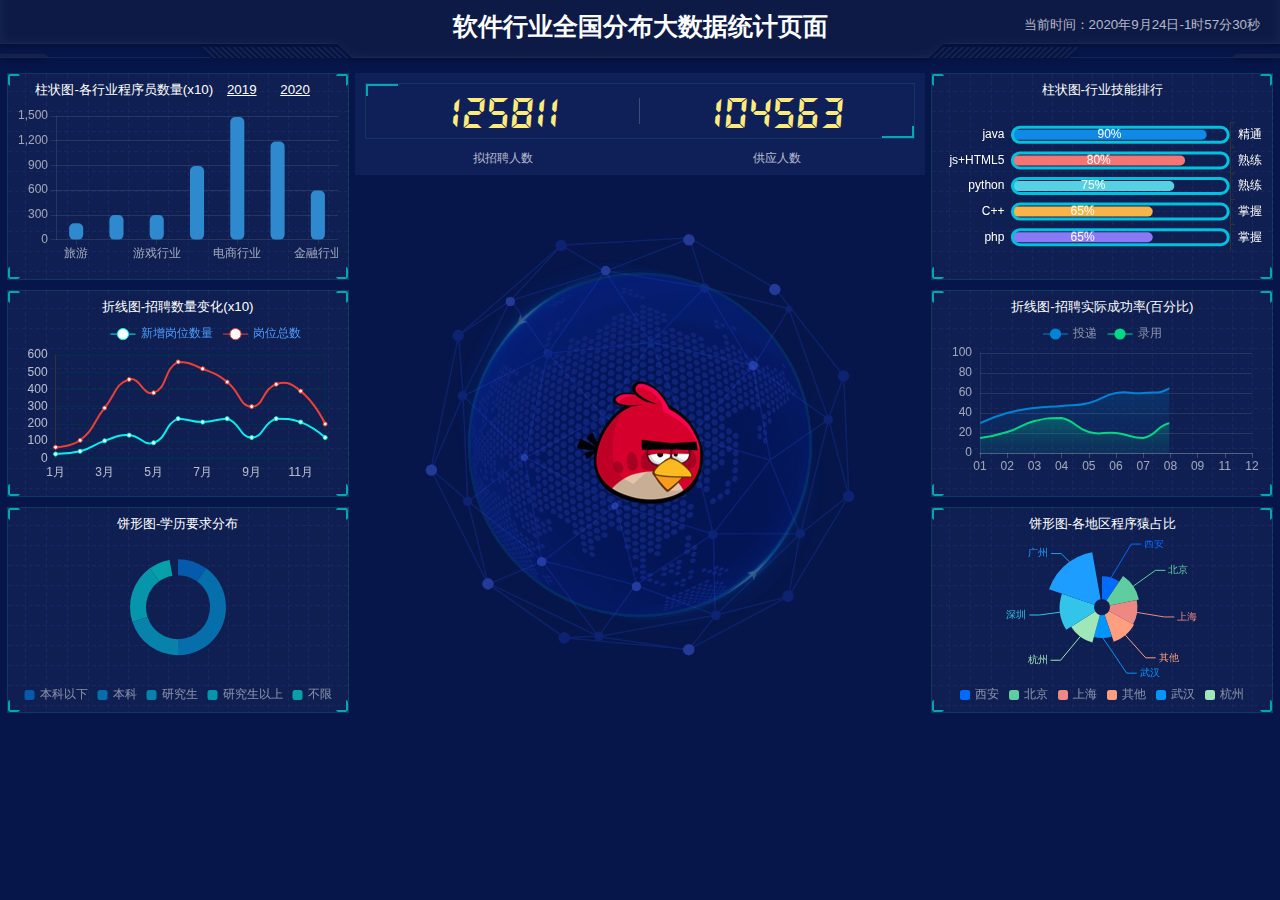
<file: index.html>
﻿<!DOCTYPE html>
<html lang="en">

<head>
    <meta charset="UTF-8" />
    <meta name="viewport" content="width=device-width, initial-scale=1.0" />
    <title>软件行业全国分布大数据统计页面 www.bootstrapmb.com</title>
    <link rel="stylesheet" href="css/index.css" />
    <style type="css">
        
    </style>
</head>

<body>
    
    <header>
        <h1>软件行业全国分布大数据统计页面</h1>
        <div class="showTime">当前时间：2020年9月<span></span></div>
    </header>
    <section class="mainbox">
        <div class="column">
            <div class="panel bar">
                <h2>
                    柱状图-各行业程序员数量(x10) <a href="javascript:;">2019</a>
                    <a href="javacript:;"> 2020</a>
                </h2>
                <div class="chart"></div>
                <div class="panel-footer"></div>
            </div>
            <div class="panel line">
                <h2>折线图-招聘数量变化(x10)</h2>
                <div class="chart"></div>
                <div class="panel-footer"></div>
            </div>
            <div class="panel pie">
                <h2>饼形图-学历要求分布</h2>
                <div class="chart"></div>
                <div class="panel-footer"></div>
            </div>
        </div>
        <div class="column">
            <div class="no">
                <div class="no-hd">
                    <ul>
                        <li>125811</li>
                        <li>104563</li>
                    </ul>
                </div>
                <div class="no-bd">
                    <ul>
                        <li>拟招聘人数</li>
                        <li>供应人数</li>
                    </ul>
                </div>
            </div>
            <div class="map">
                <div class="chart"></div>
                <div class="center-in-center">
                    <a href="/12/index.html"><img src="/images/bird.png"></a></div>
                <div class="map1"></div>
                <div class="map2"></div>
                <div class="map3"></div>
            </div>
        </div>
        <div class="column">
            <div class="panel bar1">
                <h2>柱状图-行业技能排行</h2>
                <div class="chart"></div>
                <div class="panel-footer"></div>
            </div>
            <div class="panel line1">
                <h2>折线图-招聘实际成功率(百分比)</h2>
                <div class="chart"></div>
                <div class="panel-footer"></div>
            </div>
            <div class="panel pie1">
                <h2>饼形图-各地区程序猿占比</h2>
                <div class="chart"></div>
                <div class="panel-footer"></div>
            </div>
        </div>
    </section>

    <script src="js/flexible.js"></script>
    <script src="js/echarts.min.js"></script>
    <script src="js/index.js"></script>
    <script src="js/china.js"></script>
    <script src="js/myMap.js"></script>

    <script>
        (function (fn) {
            fn();
            setInterval(fn, 1000);
        })(function () {
            var dt = new Date();
            document.querySelector(".showTime span").innerHTML =
              dt.getDate() + "日-" +
              dt.getHours() + "时" +
              dt.getMinutes() + "分" +
              dt.getSeconds() + "秒";
        });
    </script>
</body>
</html>
</file>
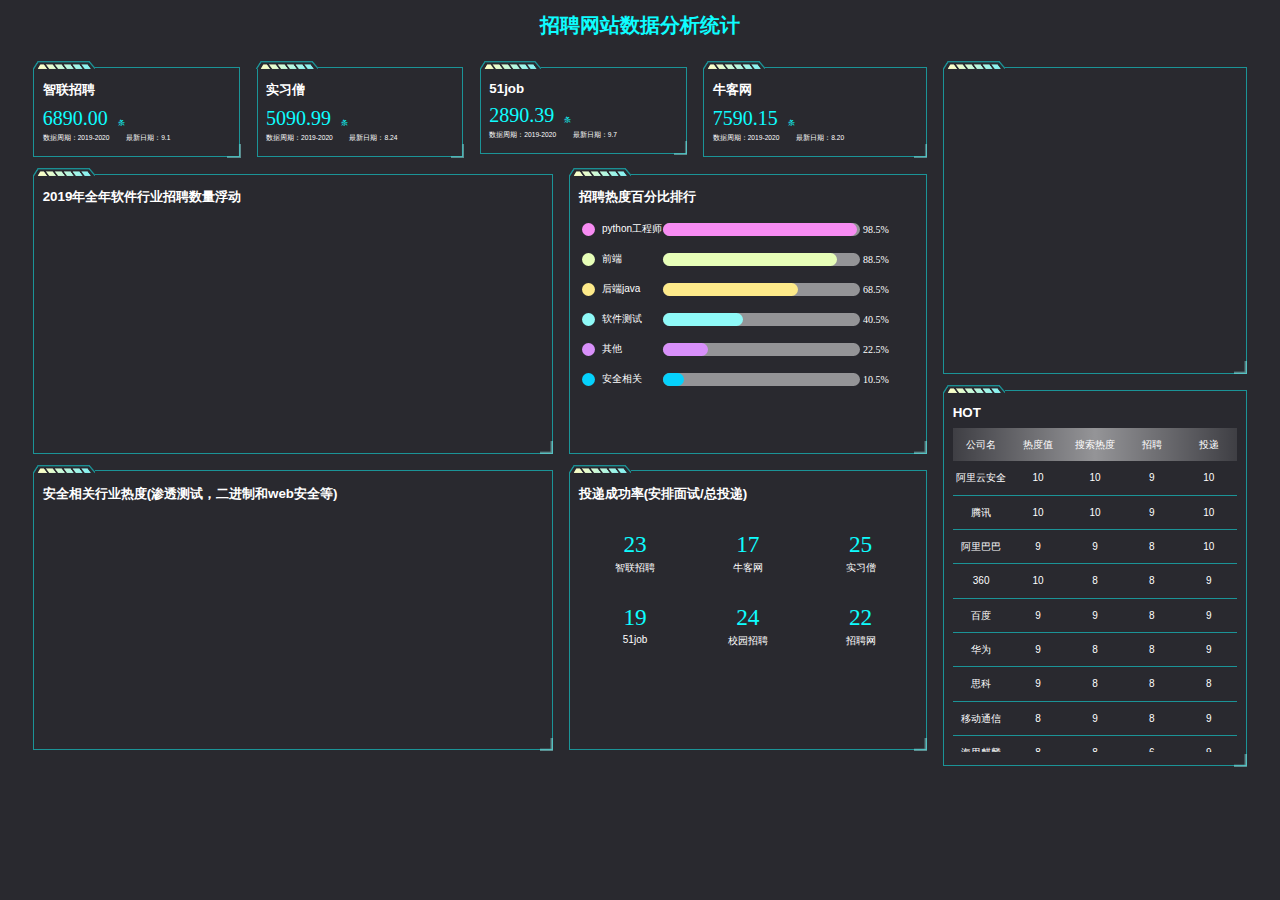
<file: 12/index.html>
<!doctype html>
<html>
<head>
<!doctype html>
<html>
<head>
<meta charset="utf-8">
<meta name="description" content="">
<meta name="keywords" content="">
<meta name="viewport" content="width=device-width, initial-scale=1, maximum-scale=1, user-scalable=no">
<title>招聘网站数据分析统计</title>
<link type="text/css" href="css/public.css" rel="stylesheet">
<link type="text/css" href="css/index.css" rel="stylesheet">
<script type="text/javascript">
        document.documentElement.style.fontSize = document.documentElement.clientWidth /768*100 + 'px';
</script>

<script src="https://www.jq22.com/jquery/echarts-4.2.1.min.js"></script>
</head>
<style>
.abc{ 

}

</style>

<body>
<div class="bg">
	<div class="title">招聘网站数据分析统计</div>
    <div class="leftMain">
    	<div class="leftMain_top">
        	<div class="leftMain_topIn">
            	<ul>
                	<li>
                        <div class="liIn">
                            <h3>智联招聘</h3>
                            <p class="shu"><span class="shu1">6890.00</span><i>条</i></p>
                            <div class="zi"><span class="span1">数据周期：2019-2020</span><span>最新日期：9.1</span></div>
                            <span class="border_bg_leftTop"></span>
                            <span class="border_bg_rightTop"></span>
                            <span class="border_bg_leftBottom"></span>
                            <span class="border_bg_rightBottom"></span>
                        </div>
                    </li>
                	<li>
                        <div class="liIn">
                            <h3>实习僧</h3>
                            <p class="shu"><span class="shu2">5090.99</span><i>条</i></p>
                            <div class="zi"><span class="span1">数据周期：2019-2020</span><span>最新日期：8.24</span></div>
                            <span class="border_bg_leftTop"></span>
                            <span class="border_bg_rightTop"></span>
                            <span class="border_bg_leftBottom"></span>
                            <span class="border_bg_rightBottom"></span>
                        </div>
                    </li>
                	<li>
                        <div class="liIn">
                            <h3>51job</h3>
                            <p class="shu"><span class="shu3">2890.39</span><i>条</i></p>
                            <div class="zi"><span class="span1">数据周期：2019-2020</span><span>最新日期：9.7</span></div>
                            <span class="border_bg_leftTop"></span>
                            <span class="border_bg_rightTop"></span>
                            <span class="border_bg_leftBottom"></span>
                            <span class="border_bg_rightBottom"></span>
                        </div>
                    </li>
                	<li>
                        <div class="liIn">
                            <h3>牛客网</h3>
                            <p class="shu"><span class="shu4">7590.15</span><i>条</i></p>
                            <div class="zi"><span class="span1">数据周期：2019-2020</span><span>最新日期：8.20</span></div>
                            <span class="border_bg_leftTop"></span>
                            <span class="border_bg_rightTop"></span>
                            <span class="border_bg_leftBottom"></span>
                            <span class="border_bg_rightBottom"></span>
                        </div>
                    </li>
                </ul>
            </div>
        </div>
        <div class="leftMain_middle">
        	<div class="leftMain_middle_left">
            	<div class="leftMain_middle_leftIn">
                	<h3>2019年全年软件行业招聘数量浮动</h3>
                    <!-- 为ECharts准备一个具备大小（宽高）的Dom -->
                    <div class="biaoge" style="width:100%; height:25vh" id="chartmain"></div>
                    <script type="text/javascript">
					//window.onload = function () {
								//指定图表的配置项和数据
								var dataAxis = ['1日', '2日', '3日', '4日', '5日', '6日', '7日', '8日', '9日', '10日', '11日', '12日', '13日', '14日', '15日'];
								var data = [220, 182, 191, 234, 290, 330, 310, 123, 442, 321, 90, 149, 210, 122, 200];
								var yMax = 500;
								var dataShadow = [];
								
								for (var i = 0; i < data.length; i++) {
									dataShadow.push(yMax);
								}
								
								option = {
									title: {
										text: '',
										subtext: ''
									},
									grid:{
										x:40,
										y:40,
										x2:20,
										y2:20,
										
									},
									xAxis: {
										data: dataAxis,
										axisLabel: {
											/*inside: true,*/
											interval:0,
											textStyle: {
												color: '#fff',
												fontSize: 12
												
											}
										},
										axisTick: {
											show: false,
										},
										axisLine: {
											show: true,
											symbol:['none', 'arrow'],
											symbolOffset: 12,
											lineStyle:{
												color: '#fff',
											}
										},
										z: 10
									},
									yAxis: {
										type: 'value',
										name: '单位：(x10)条',
										axisLine: {
											show: true,
											symbol: ['none', 'arrow'],
											symbolOffset: 12,
											lineStyle:{
												color: '#fff',
											}
										},
										axisTick: {
											show: false
										},
										axisLabel: {
											textStyle: {
												color: '#fff',
												fontSize: 12
											}
										}
									},

									dataZoom: [
										{
											type: 'inside'
										}
									],
									series: [
										{ // For shadow
											type: 'bar',
											itemStyle: {
												color: 'rgba(0,0,0,0.05)'
											},
											barGap: '-100%',
											barCategoryGap: '40%',
											data: dataShadow,
											animation: false
										},
										{
											type: 'bar',
											itemStyle: {
												color: new echarts.graphic.LinearGradient(
													0, 0, 0, 1,
													[
														{offset: 0, color: '#0efdff'},
														{offset: 0.5, color: '#188df0'},
														{offset: 1, color: '#188df0'}
													]
												)
											},
											emphasis: {
												itemStyle: {
													color: new echarts.graphic.LinearGradient(
														0, 0, 0, 1,
														[
															{offset: 0, color: '#2378f7'},
															{offset: 0.7, color: '#2378f7'},
															{offset: 1, color: '#0efdff'}
														]
													)
												}
											},
											data: data
										}
									]
								};
								
								// Enable data zoom when user click bar.
								/*var zoomSize = 6;
								myChart.on('click', function (params) {
									console.log(dataAxis[Math.max(params.dataIndex - zoomSize / 2, 0)]);
									myChart.dispatchAction({
										type: 'dataZoom',
										startValue: dataAxis[Math.max(params.dataIndex - zoomSize / 2, 0)],
										endValue: dataAxis[Math.min(params.dataIndex + zoomSize / 2, data.length - 1)]
									});
								});*/
							
								//获取dom容器
								var myChart = echarts.init(document.getElementById('chartmain'));
								// 使用刚指定的配置项和数据显示图表。
								myChart.setOption(option);
						//};
					</script>
                    <span class="border_bg_leftTop"></span>
                    <span class="border_bg_rightTop"></span>
                    <span class="border_bg_leftBottom"></span>
                    <span class="border_bg_rightBottom"></span>
                </div>
            </div>
        	<div class="leftMain_middle_right">
            	<div class="leftMain_middle_rightIn">
                	<h3>招聘热度百分比排行</h3>
                    <div class="biaoge biaoge_pai" style="width:100%; height:25vh">
                    	<div class="biaoge_paiIn">
                        	<ul>
                            	<li>
                                	<div class="liIn">
                                    	<div class="liIn_left"><span class="bot"></span><span class="zi">python工程师</span></div>
                                        <div class="liIn_line"><div class="line_lineIn" style="width:98.5%;"></div></div>
                                        <p class="num">98.5%</p>
                                    </div>
                                </li>
                             	<li>
                                	<div class="liIn liIn2">
                                    	<div class="liIn_left"><span class="bot"></span><span class="zi">前端</span></div>
                                        <div class="liIn_line"><div class="line_lineIn" style="width:88.5%;"></div></div>
                                        <p class="num">88.5%</p>
                                    </div>
                                </li>
                            	<li>
                                	<div class="liIn liIn3">
                                    	<div class="liIn_left"><span class="bot"></span><span class="zi">后端java</span></div>
                                        <div class="liIn_line"><div class="line_lineIn" style="width:68.5%;"></div></div>
                                        <p class="num">68.5%</p>
                                    </div>
                                </li>
                            	<li>
                                	<div class="liIn liIn4">
                                    	<div class="liIn_left"><span class="bot"></span><span class="zi">软件测试</span></div>
                                        <div class="liIn_line"><div class="line_lineIn" style="width:40.5%;"></div></div>
                                        <p class="num">40.5%</p>
                                    </div>
                                </li>
                            	<li>
                                	<div class="liIn liIn5">
                                    	<div class="liIn_left"><span class="bot"></span><span class="zi">其他</span></div>
                                        <div class="liIn_line"><div class="line_lineIn" style="width:22.5%;"></div></div>
                                        <p class="num">22.5%</p>
                                    </div>
                                </li>
                            	<li>
                                	<div class="liIn liIn6">
                                    	<div class="liIn_left"><span class="bot"></span><span class="zi">安全相关</span></div>
                                        <div class="liIn_line"><div class="line_lineIn" style="width:10.5%;"></div></div>
                                        <p class="num">10.5%</p>
                                    </div>
                                </li>
                           </ul>
                        </div>
                    </div>
                    <span class="border_bg_leftTop"></span>
                    <span class="border_bg_rightTop"></span>
                    <span class="border_bg_leftBottom"></span>
                    <span class="border_bg_rightBottom"></span>
                </div>
            </div>
        </div>
        <div class="leftMain_middle">
        	<div class="leftMain_middle_left">
            	<div class="leftMain_middle_leftIn">
                	<h3>安全相关行业热度(渗透测试，二进制和web安全等)</h3>
                    <div class="biaoge" style="width:100%; height:25vh" id="chartmain_zhe"></div>
                    <script type="text/javascript">
					//window.onload = function (){
								//指定图表的配置项和数据
								
					option = {
						title: {
							text: ''
						},
						tooltip: {
							trigger: 'axis'
						},
						legend: {
							textStyle: {
								color: '#fff',
								fontSize: 12,
							},
							right:'10%',
							data: ['2019', '2020']
						},
						grid:{
								x:40,
								y:40,
								x2:20,
								y2:20,
							},
						toolbox: {
							feature: {
								//saveAsImage: {}
							}
						},
						xAxis: {
							type: 'category',
							boundaryGap: false,
							axisLabel: {
											/*inside: true,*/
											interval:0,
											textStyle: {
												color: '#fff',
												fontSize: 12
												
											}
										},
										axisTick: {
											show: false,
										},
										axisLine: {
											show: true,
											symbol:['none', 'arrow'],
											symbolOffset: 12,
											lineStyle:{
												color: '#fff',
											}
										},
							data: ['智联招聘', '实习僧', '校园招聘', '51job', '牛客网'	, '58', 'BOSS']
						},
						yAxis: {
							type: 'value',
							
							axisLine: {
								show: true,
								symbol: ['none', 'arrow'],
								symbolOffset: 12,
								lineStyle:{
									color: '#fff',
								}
							},
							axisTick: {
								show: false
							},
							axisLabel: {
								textStyle: {
									color: '#fff',
									fontSize: 12,  //字体大小
									//data: ['10', '20', '30', '40', '50'	, '60', '70']
									
								}
							}
							
						},
						series: [
							{
								name: '2019',
								type: 'line',
								stack: '总量',
								data: [280, 102, 191, 134, 390, 230, 210],
								itemStyle: {
									 normal: {
									   color: "#0efdff",//折线点的颜色
									   lineStyle: {
									   color: "#0efdff",//折线的颜色
									   width:2,
									  }
									},
								}
							},
							{
								name: '2020',
								type: 'line',
								stack: '总量',
								data: [100, 132, 131, 234, 290, 330, 110]
							},
						]
					};		
								//获取dom容器
								var myChart = echarts.init(document.getElementById('chartmain_zhe'));
								// 使用刚指定的配置项和数据显示图表。
								myChart.setOption(option);
						//};
					</script>
                    <span class="border_bg_leftTop"></span>
                    <span class="border_bg_rightTop"></span>
                    <span class="border_bg_leftBottom"></span>
                    <span class="border_bg_rightBottom"></span>
                </div>
            </div>
        	<div class="leftMain_middle_right">
            	<div class="leftMain_middle_rightIn">
                	<h3>投递成功率(安排面试/总投递)</h3>
                    <div class="biaoge biaoge_bi" style="width:100%; height:25vh">
                    	<ul>
                        	<li>
                            	<div class="liIn">
                                	<p class="shu shu1">23</p>
                                    <p class="zi">智联招聘</p>
                                </div>
                            </li>
                        	<li>
                            	<div class="liIn">
                                	<p class="shu shu2">17</p>
                                    <p class="zi">牛客网</p>
                                </div>
                            </li>
                        	<li>
                            	<div class="liIn">
                                	<p class="shu shu3">25</p>
                                    <p class="zi">实习僧</p>
                                </div>
                            </li>
                        	<li>
                            	<div class="liIn">
                                	<p class="shu shu4">19</p>
                                    <p class="zi">51job</p>
                                </div>
                            </li>
                        	<li>
                            	<div class="liIn">
                                	<p class="shu shu5">24</p>
                                    <p class="zi">校园招聘</p>
                                </div>
                            </li>
                        	<li>
                            	<div class="liIn">
                                	<p class="shu shu6">22</p>
                                    <p class="zi">招聘网</p>
                                </div>
                            </li>
                        </ul>
                    
                    </div>
                    <span class="border_bg_leftTop"></span>
                    <span class="border_bg_rightTop"></span>
                    <span class="border_bg_leftBottom"></span>
                    <span class="border_bg_rightBottom"></span>
                </div>
            </div>
        </div>
    </div>
    <div class="rightMain">
        <div class="rightMain_top">
            <div class="rightMain_topIn">
                <h3></h3>
                <div class="biaoge" style="width:100%; height:30vh" id="chartmain_bing"></div>
                <script type="text/javascript">
					option = {
						title: {
							text: '招聘热门城市',
							subtext: '',
							left: 'right',
							textStyle: {
								color: '#fff',
								fontSize: 12
							}
						},
						tooltip: {
							trigger: 'item',
							formatter: '{a} <br/>{b} : {c} ({d}%)'
						},
						legend: {
							// orient: 'vertical',
							// top: 'middle',
							type: 'scroll',
							orient: 'vertical',
							right: 10,
							top: 40,
							bottom: 20,
							left: 'right',
							data: ['北京', '上海', '西安', '广州', '深圳'],
							textStyle: {
								color: '#fff',
								fontSize: 12
							}

						},
						grid:{
							x:'-10%',
							y:40,
							x2:20,
							y2:20,
						},
						color : [ '#09d0fb', '#f88cfb', '#95f8fe', '#f9f390',  '#ecfeb7' ],
						series: [
							{
								type: 'pie',
								radius: '65%',
								center: ['50%', '50%'],
								selectedMode: 'single',
								data: [
									{value: 1548, name: '深圳',
									
							},
									{value: 535, name: '广州'},
									{value: 510, name: '西安'},
									{value: 634, name: '上海'},
									{value: 735, name: '北京'}
								],
								emphasis: {
									itemStyle: {
										shadowBlur: 10,
										shadowOffsetX: 0,
										shadowColor: 'rgba(0, 0, 0, 0.5)'
									}
								}
							}
						]
					};
                //获取dom容器
								var myChart = echarts.init(document.getElementById('chartmain_bing'));
								// 使用刚指定的配置项和数据显示图表。
								myChart.setOption(option);
                
                </script>
                <span class="border_bg_leftTop"></span>
                <span class="border_bg_rightTop"></span>
                <span class="border_bg_leftBottom"></span>
                <span class="border_bg_rightBottom"></span>
            </div>
         </div>
        <div class="rightMain_bottom">
            <div class="rightMain_bottomIn">
                <h3>HOT</h3>
                <div class="biaoge biaoge_list" style="width:100%; height:36vh">
                	<div class="biaoge_listIn">
                    	<ul class="ul_title">
                        	<li>公司名</li>
                            <li>热度值</li>
                            <li>搜索热度</li>
                            <li>招聘</li>
                            <li>投递</li>
                        </ul>
                        <div class="ul_list">
                        	<div class="ul_listIn">
                                <ul class="ul_con">
                                    <li>阿里云安全</li>
                                    <li>10</li>
                                    <li>10</li>
                                    <li>9</li>
                                    <li>10</li>
                                </ul>
                                <ul class="ul_con">
                                    <li>腾讯</li>
                                    <li>10</li>
                                    <li>10</li>
                                    <li>9</li>
                                    <li>10</li>
                                </ul>
                                <ul class="ul_con">
                                    <li>阿里巴巴</li>
                                    <li>9</li>
                                    <li>9</li>
                                    <li>8</li>
                                    <li>10</li>
                                </ul>
                                <ul class="ul_con">
                                    <li>360</li>
                                    <li>10</li>
                                    <li>8</li>
                                    <li>8</li>
                                    <li>9</li>
                                </ul>
                                <ul class="ul_con">
                                    <li>百度</li>
                                    <li>9</li>
                                    <li>9</li>
                                    <li>8</li>
                                    <li>9</li>
                                </ul>
                                <ul class="ul_con">
                                    <li>华为</li>
                                    <li>9</li>
                                    <li>8</li>
                                    <li>8</li>
                                    <li>9</li>
                                </ul>
								<ul class="ul_con">
                                    <li>思科</li>
                                    <li>9</li>
                                    <li>8</li>
                                    <li>8</li>
                                    <li>8</li>
                                </ul>
                                <ul class="ul_con">
                                    <li>移动通信</li>
                                    <li>8</li>
                                    <li>9</li>
                                    <li>8</li>
                                    <li>9</li>
                                </ul>
                                <ul class="ul_con">
                                    <li>海思麒麟</li>
                                    <li>8</li>
                                    <li>8</li>
                                    <li>6</li>
                                    <li>9</li>
                                </ul>
								<ul class="ul_con">
                                    <li>搜狐科技</li>
                                    <li>7</li>
                                    <li>8</li>
                                    <li>6</li>
                                    <li>9</li>
                                </ul>
								<ul class="ul_con">
                                    <li>网易</li>
                                    <li>7</li>
                                    <li>7</li>
                                    <li>6</li>
                                    <li>8</li>
                                </ul>
								<ul class="ul_con">
                                    <li>网易雷火</li>
                                    <li>7</li>
                                    <li>8</li>
                                    <li>6</li>
                                    <li>7</li>
                                </ul>
                            </div>
                       </div>
                   </div>
                
                </div>
                <span class="border_bg_leftTop"></span>
                <span class="border_bg_rightTop"></span>
                <span class="border_bg_leftBottom"></span>
                <span class="border_bg_rightBottom"></span>
            </div>
         </div>
    </div>
    <div style="clear:both;"></div>
</div>
<!--数字增长累加动画-->
<script src="https://www.jq22.com/jquery/jquery-1.10.2.js"></script>
<script src="js/jquery.numscroll.js" type="text/javascript" charset="utf-8"></script>
<script type="text/javascript">
	$(".shu1").numScroll();
	$(".shu2").numScroll();
	$(".shu3").numScroll();
	$(".shu4").numScroll();
	$(".shu5").numScroll();
	$(".shu6").numScroll();

	/*$(".num2").numScroll({
		time:5000
	});*/
</script>

</body>
</html>
</file>
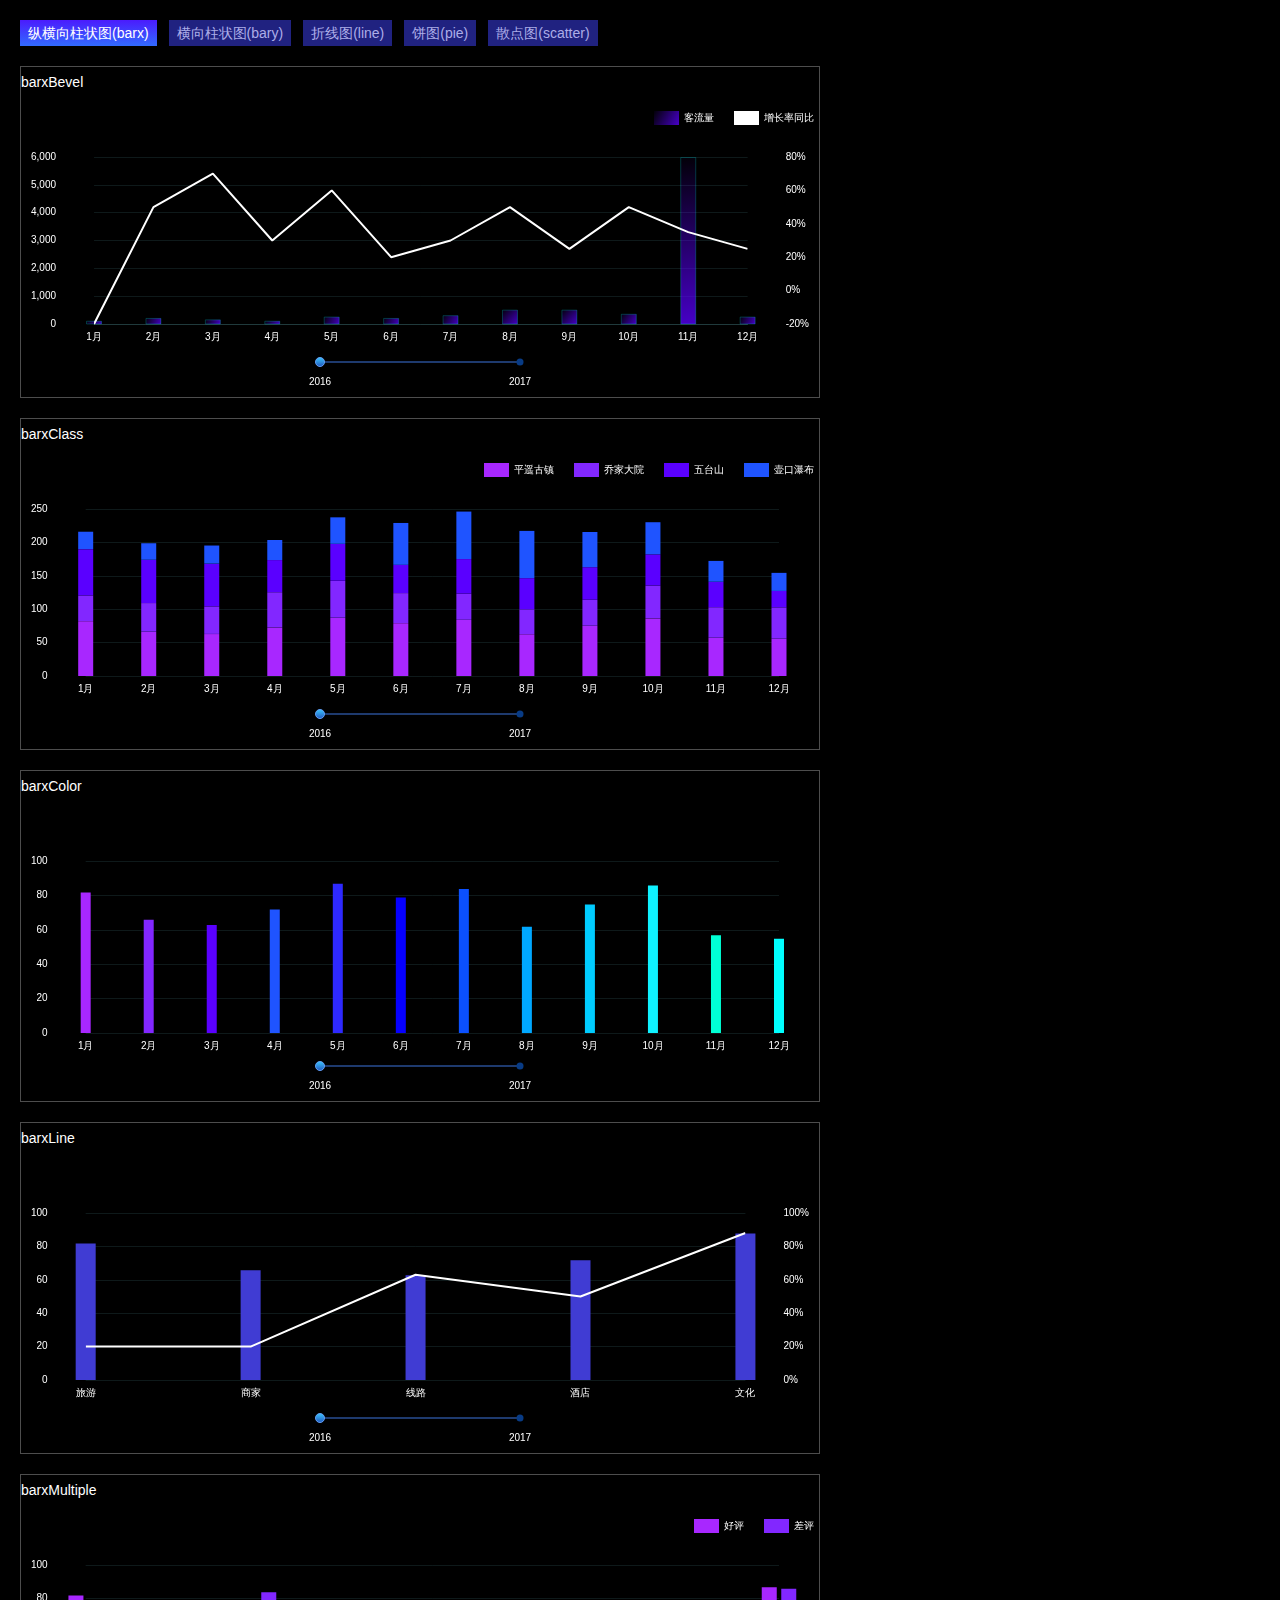
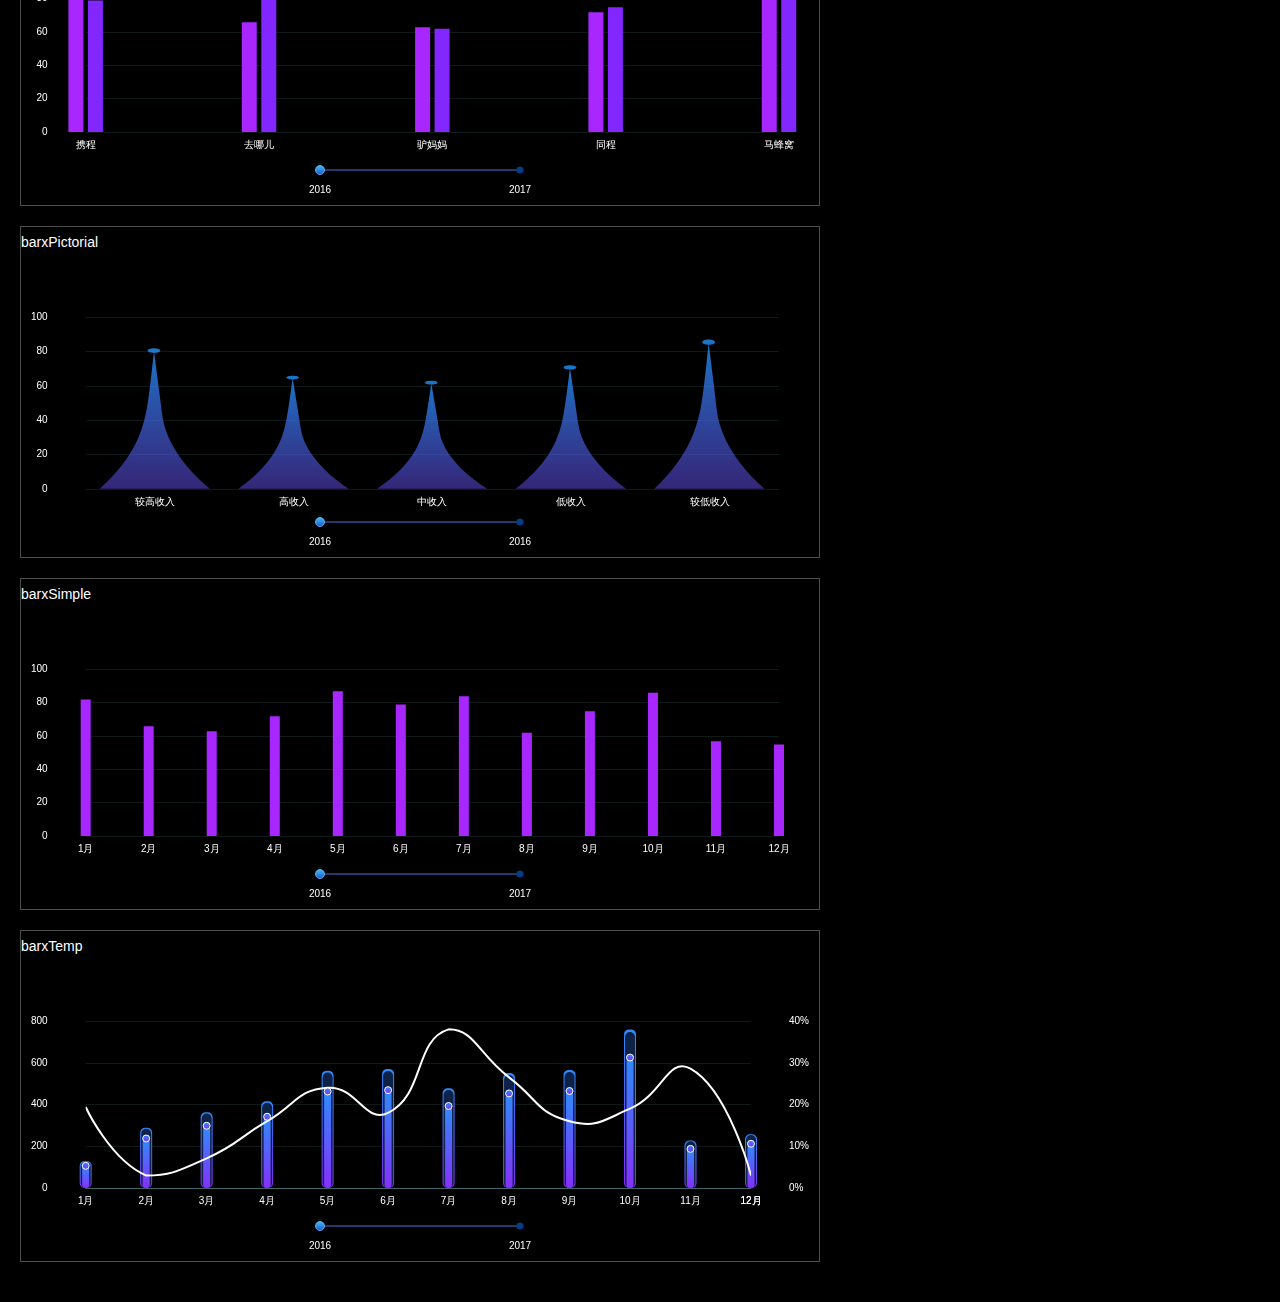
<file: jqueryChart/index.html>
<!DOCTYPE html>
<html>

<head>
    <meta charset=utf-8>
    <meta http-equiv=X-UA-Compatible content="IE=edge">
    <meta name=viewport content="width=device-width,initial-scale=1">
    <link rel=icon href=favicon.ico>
    <title>echarts</title>
    <script charset=utf-8
        src="https://map.qq.com/api/js?v=2.exp&libraries=drawing,visualization&key=Y57BZ-MQA6X-LI54R-7L3DZ-MEW2K-DHFZ4">
    </script>
    <link href=css/chunk-20baf89e.f7c5b44d.css rel=prefetch>
    <link href=css/chunk-29e47910.0680dc79.css rel=prefetch>
    <link href=css/chunk-580309f4.2b500998.css rel=prefetch>
    <link href=css/chunk-f79a667c.f12074c6.css rel=prefetch>
    <link href=js/chunk-20baf89e.1af4405c.js rel=prefetch>
    <link href=js/chunk-29e47910.fc1be8dc.js rel=prefetch>
    <link href=js/chunk-2d0e19c3.33a76bb4.js rel=prefetch>
    <link href=js/chunk-580309f4.a753cbce.js rel=prefetch>
    <link href=js/chunk-f79a667c.608efa46.js rel=prefetch>
    <link href=css/app.90725afa.css rel=preload as=style>
    <link href=css/chunk-vendors.eac3edc1.css rel=preload as=style>
    <link href=js/app.24e65a5c.js rel=preload as=script>
    <link href=js/chunk-vendors.951b4686.js rel=preload as=script>
    <link href=css/chunk-vendors.eac3edc1.css rel=stylesheet>
    <link href=css/app.90725afa.css rel=stylesheet>
</head>

<body><noscript><strong>整的什么玩意又断网</strong></noscript>
    <div id=app></div>
    <script src=js/chunk-vendors.951b4686.js> </script> <script src=js/app.24e65a5c.js> </script> </body> </html>
</file>
<file: css/index.css>
* {
  margin: 0;
  padding: 0;
  box-sizing: border-box;
}
li {
  list-style: none;
}
@font-face {
  font-family: electronicFont;
  src: url(../font/DS-DIGIT.TTF);
}
body {
    font-family: Arial, Helvetica, sans-serif;
    margin: 0;
    padding: 0;
    background-repeat: no-repeat;
    background-color: #06164A;
    background-size: cover;
    /* 行高是字体1.15倍 */
    line-height: 1.15;
}
header {
  position: relative;
  height: 1.25rem;
  background: url(../images/head_bg.png) no-repeat top center;
  background-size: 100% 100%;
}
header h1 {
  font-size: 0.475rem;
  color: #fff;
  text-align: center;
  line-height: 1rem;
}
header .showTime {
  position: absolute;
  top: 0;
  right: 0.375rem;
  line-height: 0.9375rem;
  font-size: 0.25rem;
  color: rgba(255, 255, 255, 0.7);
}
.mainbox {
  min-width: 1024px;
  max-width: 1920px;
  padding: 0.125rem 0.125rem 0;
  display: flex;
}
.mainbox .column {
  flex: 3;
}
.mainbox .column:nth-child(2) {
  flex: 5;
  margin: 0 0.125rem 0.1875rem;
  overflow: hidden;
}
.center-in-center{   
  position: absolute;   
  top: 50%;   
  left: 50%; 
  z-index:9999;  
  -webkit-transform: translate(-50%, -50%);   
  -moz-transform: translate(-50%, -50%);   
  -ms-transform: translate(-50%, -50%);   
  -o-transform: translate(-50%, -50%);   
  transform: translate(-50%, -50%);   
}



.panel {
  position: relative;
  height: 3.875rem;
  border: 1px solid rgba(25, 186, 139, 0.17);
  background: rgba(255, 255, 255, 0.04) url(../images/line\(1\).png);
  padding: 0 0.1875rem 0.5rem;
  margin-bottom: 0.1875rem;
}
.panel::before {
  position: absolute;
  top: 0;
  left: 0;
  content: "";
  width: 10px;
  height: 10px;
  border-top: 2px solid #02a6b5;
  border-left: 2px solid #02a6b5;
  border-radius: 20%;
}
.panel::after {
  position: absolute;
  top: 0;
  right: 0;
  content: "";
  width: 10px;
  height: 10px;
  border-top: 2px solid #02a6b5;
  border-right: 2px solid #02a6b5;
  border-radius: 20%;
}
.panel .panel-footer {
  position: absolute;
  left: 0;
  bottom: 0;
  width: 100%;
}
.panel .panel-footer::before {
  position: absolute;
  bottom: 0;
  left: 0;
  content: "";
  width: 10px;
  height: 10px;
  border-bottom: 2px solid #02a6b5;
  border-left: 2px solid #02a6b5;
  border-radius: 20%;
}
.panel .panel-footer::after {
  position: absolute;
  bottom: 0;
  right: 0;
  content: "";
  width: 10px;
  height: 10px;
  border-bottom: 2px solid #02a6b5;
  border-right: 2px solid #02a6b5;
  border-radius: 20%;
}
.panel h2 {
  height: 0.6rem;
  line-height: 0.6rem;
  text-align: center;
  color: #fff;
  font-size: 0.25rem;
  font-weight: 400;
}
.panel h2 a {
  margin: 0 0.1875rem;
  color: #fff;
  text-decoration: underline;
}
.panel .chart {
  height: 3rem;
}
.no {
  background: rgba(101, 132, 226, 0.1);
  padding: 0.1875rem;
}
.no .no-hd {
  position: relative;
  border: 1px solid rgba(25, 186, 139, 0.17);
}
.no .no-hd::before {
  content: "";
  position: absolute;
  width: 30px;
  height: 10px;
  border-top: 2px solid #02a6b5;
  border-left: 2px solid #02a6b5;
  top: 0;
  left: 0;
}
.no .no-hd::after {
  content: "";
  position: absolute;
  width: 30px;
  height: 10px;
  border-bottom: 2px solid #02a6b5;
  border-right: 2px solid #02a6b5;
  right: 0;
  bottom: 0;
}
.no .no-hd ul {
  display: flex;
}
.no .no-hd ul li {
  position: relative;
  flex: 1;
  text-align: center;
  height: 1rem;
  line-height: 1rem;
  font-size: 0.875rem;
  color: #ffeb7b;
  padding: 0.05rem 0;
  font-family: electronicFont;
  font-weight: bold;
}
.no .no-hd ul li:first-child::after {
  content: "";
  position: absolute;
  height: 50%;
  width: 1px;
  background: rgba(255, 255, 255, 0.2);
  right: 0;
  top: 25%;
}
.no .no-bd ul {
  display: flex;
}
.no .no-bd ul li {
  flex: 1;
  height: 0.5rem;
  line-height: 0.5rem;
  text-align: center;
  font-size: 0.225rem;
  color: rgba(255, 255, 255, 0.7);
  padding-top: 0.125rem;
}
.map {
  position: relative;
  height: 10.125rem;
}
.map .chart {
  position: absolute;
  top: 0;
  left: 0;
  z-index: 5;
  height: 10.125rem;
  width: 100%;
}
.map .map1,
.map .map2,
.map .map3 {
  position: absolute;
  top: 50%;
  left: 50%;
  transform: translate(-50%, -50%);
  width: 6.475rem;
  height: 6.475rem;
  background: url(../images/map.png) no-repeat;
  background-size: 100% 100%;
  opacity: 0.3;
}
.map .map2 {
  width: 8.0375rem;
  height: 8.0375rem;
  background-image: url(../images/lbx.png);
  opacity: 0.6;
  animation: rotate 15s linear infinite;
  z-index: 2;
}
.map .map3 {
  width: 7.075rem;
  height: 7.075rem;
  background-image: url(../images/jt.png);
  animation: rotate1 10s linear infinite;
}
@keyframes rotate {
  from {
    transform: translate(-50%, -50%) rotate(0deg);
  }
  to {
    transform: translate(-50%, -50%) rotate(360deg);
  }
}
@keyframes rotate1 {
  from {
    transform: translate(-50%, -50%) rotate(0deg);
  }
  to {
    transform: translate(-50%, -50%) rotate(-360deg);
  }
}
@media screen and (max-width: 1024px) {
  html {
    font-size: 42px !important;
  }
}
@media screen and (min-width: 1920) {
  html {
    font-size: 80px !important;
  }
}
</file>
<file: 12/css/public.css>
@charset "utf-8";
/* CSS Document */
body,p,div,h1,h2,h3,h4,h5,h6,button,input,ol,li,ul,dl,dt,dd,img,table,tr,td,th,select{
	margin:0;
	padding:0;
  　-webkit-appearance:none;
    border:0;
    list-style:none;
	box-sizing:border-box;}
a,img,button,input,textarea{-webkit-tap-highlight-color:rgba(255,255,255,0); outline-color:#0081ff; background:none;}
button{
	outline:none;}
input::-webkit-input-placeholder {
    color:#aaa;
	}
input::-webkit-outer-spin-button,
input::-webkit-inner-spin-button{
    -webkit-appearance: none !important;
    margin: 0; 
}
input[type="number"]{-moz-appearance:textfield;}
body{
	margin:0 auto;
	font-size:16px;
	color:#121212;
	font-family:"Helvetica Neue",Helvetica,"PingFang SC","Hiragino Sans GB","Microsoft YaHei","微软雅黑",Arial,sans-serif;
	position:relative;
	}
a{
	text-decoration:none;
	color:#f06000;}

.noborder{
	border:0; !important}

#header{
	height:0.5rem;
	width:100%;
	position:fixed;
	top:0;
	left:0;
	z-index:1000;
	}
.header{
	height:0.5rem;
	width:100%;
	position:fixed;
	top:0;
	left:0;
	z-index:1000;
	}
.headerIn{
	width:100%;
	height:100%;
	position:relative;
	background:#0081ff;
	display: flex;
	align-items: center;
	justify-content: space-between;

}
.headerIn .back{
	display: flex;
	height: 100%;
	align-items: center;
	padding-left:0.2rem;
	font-size:0.14rem;
	color:#fff;
	width:20%;
}
.headerIn .save{
	display: flex;
	height:65%;
	align-items: center;
	font-size:0.14rem;
	color:#fff;
	padding:0 0.2rem;
	text-align:right;
	justify-content:center;
	margin-right:0.1rem;
	border-radius:3px;
	border:1px solid #fff;
}

.cuIcon-back:before{
	margin-right:3px;
	font-size:0.16rem;}
.headerIn h2{
	width:50%;
	font-size:0.18rem;
	color:#fff;
	font-weight:normal;
	text-align:center;
	margin:0 auto;
	padding:0;
	font-family:"微软雅黑";
	overflow:hidden;
	text-overflow:ellipsis;
	white-space:nowrap;
	position:absolute;
	left:0;
	right:0;
	top:0;
	margin:auto;
	height:100%;
	line-height:0.5rem;}	
.headerIn .sel{
	position:absolute;
	top:0;
	right:0;
	display:block;
	width:30%;
	height:100%;
	background:url(../images/icon_sel.png) no-repeat 90% center;
	background-size:20px auto;
	padding-right:25px;
	color:#fff;
	line-height:45px;}	
.headerIn .share{
	position:absolute;
	top:0;
	right:10px;
	display:block;
	width:60px;
	height:100%;
	background:url(../images/icon_share.png) no-repeat 5px center;
	background-size:20px auto;
	padding-left:25px;
	color:#fff;
	line-height:45px;
	text-align:right;
	font-size:14px;}	


.zhezhao_new{
	position:fixed;
	z-index:100000;
	background:rgba(0,0,0,0.5);
	width:100%;
	height:20000px;
	top:0;
	left:0;}

.nodate {
  background: url(../images/nodate.png) no-repeat top center;
  background-size: 65px auto;
  padding-top: 75px;
  text-align: center;
  font-size: 14px;
  color: #888;
  line-height: 24px;
  width: 90%;
  margin: 0 auto;
}
.nodate2 {
  background: url(../images/nodate8.png) no-repeat top center;
  background-size:160px auto;
  padding-top:150px;
  text-align: center;
  font-size: 14px;
  color:#888;
  line-height:24px;
  width: 90%;
  margin:150px auto 0;
}
.nodate3 {
  background: url(../images/nodate10.png) no-repeat top center;
  background-size:160px auto;
  padding-top:150px;
  text-align: center;
  font-size: 14px;
  color:#888;
  line-height:24px;
  width: 90%;
  margin:150px auto 0;
}
.nodate3 .goto{
  display:block;
  width:120px;
  height:40px;
  background:none;
  border:1px solid #f06000;
  border-radius:5px;
  color:#f06000;
  font-size:16px;
  font-family:"微软雅黑";
  text-align:center;
  margin:20px auto;
  line-height:38px;}
.eggloading{
  background: url(../images/loading2.gif) no-repeat top center;
  background-size:60px auto;
  padding-top:60px;
  text-align: center;
  font-size: 14px;
  color: #888;
  line-height: 24px;
  width: 90%;
  margin:200px auto 0;
}
.articleDel{
  background: url(../images/nodate9.png) no-repeat top center;
  background-size:160px auto;
  padding-top:150px;
  text-align: center;
  font-size: 14px;
  color:#888;
  line-height:24px;
  width: 90%;
  margin:150px auto 0;
}


body .spinner-android{
	display:none;}
body .loading{
  background:url(../images/loading2.gif) no-repeat center center;
  background-size:60px auto;
  width:80px;
  height:80px;
  padding:10px;
}

/*资讯白色头部*/
.headerIn2{
	width:100%;
	height:100%;
	position:relative;
	background:#fff;
	max-width:640px;
	margin:0 auto;
	box-shadow:1px 0 3px #aaa;
	-webkit-box-shadow: 1px 0 3px #aaa;
	-moz-box-shadow: 1px 0 3px #aaa;
	}
.headerIn2 .back{
	position:absolute;
	top:0;
	left:0;
	display:block;
	width:20%;
	height:100%;
	background:url(../images/back4.png) no-repeat 10px center;
	background-size:12px auto;
	padding-left:25px;
	color:#555;
	line-height:45px;
	}
.headerIn2 h2{
	width:80%;
	height:100%;
	line-height:45px;
	font-size:16px;
	color:#555;
	font-weight:normal;
	text-align:center;
	margin:0 auto;
	padding:0;
	font-family:"微软雅黑";
	overflow:hidden;
	text-overflow:ellipsis;
	white-space:nowrap;
	font-weight:bold;}
.headerIn2 h2 img{
	height:100%;
	}	
.headerIn2 .share{
	position:absolute;
	top:0;
	right:10px;
	display:block;
	width:60px;
	height:100%;
	background:url(../images/zixun_icon_share.png) no-repeat right center;
	background-size:20px auto;
	padding-left:25px;
	color:#fff;
	line-height:45px;
	text-align:right;
	font-size:15px;}	
.headerIn2 .fabu{
	position:absolute;
	top:7px;
	right:10px;
	height:30px;
	line-height:30px;
	padding:0 8px;
	font-size:15px;
	background:#f06000;
	color:#fff;
	border-radius:3px;}	


	
body {
	/* Color 可以自定义相关配色 */
	/* var属性兼容性 --> https://www.caniuse.com/#feat=css-variables */
	/* 标准色 */
	--red: #e54d42;
	--orange: #f37b1d;
	--yellow: #fbbd08;
	--olive: #8dc63f;
	--green: #39b54a;
	--cyan: #1cbbb4;
	--blue: #0081ff;
	--purple: #6739b6;
	--mauve: #9c26b0;
	--pink: #e03997;
	--brown: #a5673f;
	--grey: #8799a3;
	--black: #333333;
	--darkGray: #666666;
	--gray: #aaaaaa;
	--ghostWhite: #f1f1f1;
	--white: #ffffff;
	/* 浅色 */
	--redLight: #fadbd9;
	--orangeLight: #fde6d2;
	--yellowLight: #fef2ce;
	--oliveLight: #e8f4d9;
	--greenLight: #d7f0db;
	--cyanLight: #d2f1f0;
	--blueLight: #cce6ff;
	--purpleLight: #e1d7f0;
	--mauveLight: #ebd4ef;
	--pinkLight: #f9d7ea;
	--brownLight: #ede1d9;
	--greyLight: #e7ebed;
	/* 渐变色 */
	--gradualRed: linear-gradient(45deg, #f43f3b, #ec008c);
	--gradualOrange: linear-gradient(45deg, #ff9700, #ed1c24);
	--gradualGreen: linear-gradient(45deg, #39b54a, #8dc63f);
	--gradualPurple: linear-gradient(45deg, #9000ff, #5e00ff);
	--gradualPink: linear-gradient(45deg, #ec008c, #6739b6);
	--gradualBlue: linear-gradient(45deg, #0081ff, #1cbbb4);
	/* 阴影透明色 */
	--ShadowSize: 6px 6px 8px;
	--redShadow: rgba(204, 69, 59, 0.2);
	--orangeShadow: rgba(217, 109, 26, 0.2);
	--yellowShadow: rgba(224, 170, 7, 0.2);
	--oliveShadow: rgba(124, 173, 55, 0.2);
	--greenShadow: rgba(48, 156, 63, 0.2);
	--cyanShadow: rgba(28, 187, 180, 0.2);
	--blueShadow: rgba(0, 102, 204, 0.2);
	--purpleShadow: rgba(88, 48, 156, 0.2);
	--mauveShadow: rgba(133, 33, 150, 0.2);
	--pinkShadow: rgba(199, 50, 134, 0.2);
	--brownShadow: rgba(140, 88, 53, 0.2);
	--greyShadow: rgba(114, 130, 138, 0.2);
	--grayShadow: rgba(114, 130, 138, 0.2);
	--blackShadow: rgba(26, 26, 26, 0.2);

	background-color: var(--ghostWhite);
	color: var(--black);
	font-family: Helvetica Neue, Helvetica, sans-serif;
}

/* -- 阴影 -- */

.shadow[class*='white'] {
	--ShadowSize: 0 1px 6px;
}

.shadow-lg {
	--ShadowSize: 0px 0.4rem 1rem 0px;
}

.shadow-warp {
	position: relative;
	box-shadow: 0 0 10px rgba(0, 0, 0, 0.1);
}

.shadow-warp:before,
.shadow-warp:after {
	position: absolute;
	content: "";
	top: 20px;
	bottom: 30px;
	left: 20px;
	width: 50%;
	box-shadow: 0 30px 20px rgba(0, 0, 0, 0.2);
	transform: rotate(-3deg);
	z-index: -1;
}

.shadow-warp:after {
	right: 20px;
	left: auto;
	transform: rotate(3deg);
}

.shadow-blur {
	position: relative;
}

.shadow-blur::before {
	content: "";
	display: block;
	background: inherit;
	filter: blur(0.1rem);
	position: absolute;
	width: 100%;
	height: 100%;
	top:0.05rem;
	left:0.05rem;
	z-index: -1;
	opacity: 0.4;
	transform-origin: 0 0;
	border-radius: inherit;
	transform: scale(1, 1);
}
/* ==================
          背景
 ==================== */

.line-red::after,
.lines-red::after {
	border-color: var(--red);
}

.line-orange::after,
.lines-orange::after {
	border-color: var(--orange);
}

.line-yellow::after,
.lines-yellow::after {
	border-color: var(--yellow);
}

.line-olive::after,
.lines-olive::after {
	border-color: var(--olive);
}

.line-green::after,
.lines-green::after {
	border-color: var(--green);
}

.line-cyan::after,
.lines-cyan::after {
	border-color: var(--cyan);
}

.line-blue::after,
.lines-blue::after {
	border-color: var(--blue);
}

.line-purple::after,
.lines-purple::after {
	border-color: var(--purple);
}

.line-mauve::after,
.lines-mauve::after {
	border-color: var(--mauve);
}

.line-pink::after,
.lines-pink::after {
	border-color: var(--pink);
}

.line-brown::after,
.lines-brown::after {
	border-color: var(--brown);
}

.line-grey::after,
.lines-grey::after {
	border-color: var(--grey);
}

.line-gray::after,
.lines-gray::after {
	border-color: var(--gray);
}

.line-black::after,
.lines-black::after {
	border-color: var(--black);
}

.line-white::after,
.lines-white::after {
	border-color: var(--white);
}

.bg-red {
	background-color: var(--red);
	color: var(--white);
}

.bg-orange {
	background-color: var(--orange);
	color: var(--white);
}

.bg-yellow {
	background-color: var(--yellow);
	color: var(--black);
}

.bg-olive {
	background-color: var(--olive);
	color: var(--white);
}

.bg-green {
	background-color: var(--green);
	color: var(--white);
}

.bg-cyan {
	background-color: var(--cyan);
	color: var(--white);
}

.bg-blue {
	background-color: var(--blue);
	color: var(--white);
}

.bg-purple {
	background-color: var(--purple);
	color: var(--white);
}

.bg-mauve {
	background-color: var(--mauve);
	color: var(--white);
}

.bg-pink {
	background-color: var(--pink);
	color: var(--white);
}

.bg-brown {
	background-color: var(--brown);
	color: var(--white);
}

.bg-grey {
	background-color: var(--grey);
	color: var(--white);
}

.bg-gray {
	background-color: #f0f0f0;
	color: var(--black);
}

.bg-black {
	background-color: var(--black);
	color: var(--white);
}

.bg-white {
	background-color: var(--white);
	color: var(--darkGray);
}

.bg-shadeTop {
	background-image: linear-gradient(rgba(0, 0, 0, 1), rgba(0, 0, 0, 0.01));
	color: var(--white);
}

.bg-shadeBottom {
	background-image: linear-gradient(rgba(0, 0, 0, 0.01), rgba(0, 0, 0, 1));
	color: var(--white);
}

.bg-red.light {
	color: var(--red);
	background-color: var(--redLight);
}

.bg-orange.light {
	color: var(--orange);
	background-color: var(--orangeLight);
}

.bg-yellow.light {
	color: var(--yellow);
	background-color: var(--yellowLight);
}

.bg-olive.light {
	color: var(--olive);
	background-color: var(--oliveLight);
}

.bg-green.light {
	color: var(--green);
	background-color: var(--greenLight);
}

.bg-cyan.light {
	color: var(--cyan);
	background-color: var(--cyanLight);
}

.bg-blue.light {
	color: var(--blue);
	background-color: var(--blueLight);
}

.bg-purple.light {
	color: var(--purple);
	background-color: var(--purpleLight);
}

.bg-mauve.light {
	color: var(--mauve);
	background-color: var(--mauveLight);
}

.bg-pink.light {
	color: var(--pink);
	background-color: var(--pinkLight);
}

.bg-brown.light {
	color: var(--brown);
	background-color: var(--brownLight);
}

.bg-grey.light {
	color: var(--grey);
	background-color: var(--greyLight);
}

.bg-gradual-red {
	background-image: var(--gradualRed);
	color: var(--white);
}

.bg-gradual-orange {
	background-image: var(--gradualOrange);
	color: var(--white);
}

.bg-gradual-green {
	background-image: var(--gradualGreen);
	color: var(--white);
}

.bg-gradual-purple {
	background-image: var(--gradualPurple);
	color: var(--white);
}

.bg-gradual-pink {
	background-image: var(--gradualPink);
	color: var(--white);
}

.bg-gradual-blue {
	background-image: var(--gradualBlue);
	color: var(--white);
}

.shadow[class*="-red"] {
	box-shadow: var(--ShadowSize) var(--redShadow);
}

.shadow[class*="-orange"] {
	box-shadow: var(--ShadowSize) var(--orangeShadow);
}

.shadow[class*="-yellow"] {
	box-shadow: var(--ShadowSize) var(--yellowShadow);
}

.shadow[class*="-olive"] {
	box-shadow: var(--ShadowSize) var(--oliveShadow);
}

.shadow[class*="-green"] {
	box-shadow: var(--ShadowSize) var(--greenShadow);
}

.shadow[class*="-cyan"] {
	box-shadow: var(--ShadowSize) var(--cyanShadow);
}

.shadow[class*="-blue"] {
	box-shadow: var(--ShadowSize) var(--blueShadow);
}

.shadow[class*="-purple"] {
	box-shadow: var(--ShadowSize) var(--purpleShadow);
}

.shadow[class*="-mauve"] {
	box-shadow: var(--ShadowSize) var(--mauveShadow);
}

.shadow[class*="-pink"] {
	box-shadow: var(--ShadowSize) var(--pinkShadow);
}

.shadow[class*="-brown"] {
	box-shadow: var(--ShadowSize) var(--brownShadow);
}

.shadow[class*="-grey"] {
	box-shadow: var(--ShadowSize) var(--greyShadow);
}

.shadow[class*="-gray"] {
	box-shadow: var(--ShadowSize) var(--grayShadow);
}

.shadow[class*="-black"] {
	box-shadow: var(--ShadowSize) var(--blackShadow);
}

.shadow[class*="-white"] {
	box-shadow: var(--ShadowSize) var(--blackShadow);
}

.text-shadow[class*="-red"] {
	text-shadow: var(--ShadowSize) var(--redShadow);
}

.text-shadow[class*="-orange"] {
	text-shadow: var(--ShadowSize) var(--orangeShadow);
}

.text-shadow[class*="-yellow"] {
	text-shadow: var(--ShadowSize) var(--yellowShadow);
}

.text-shadow[class*="-olive"] {
	text-shadow: var(--ShadowSize) var(--oliveShadow);
}

.text-shadow[class*="-green"] {
	text-shadow: var(--ShadowSize) var(--greenShadow);
}

.text-shadow[class*="-cyan"] {
	text-shadow: var(--ShadowSize) var(--cyanShadow);
}

.text-shadow[class*="-blue"] {
	text-shadow: var(--ShadowSize) var(--blueShadow);
}

.text-shadow[class*="-purple"] {
	text-shadow: var(--ShadowSize) var(--purpleShadow);
}

.text-shadow[class*="-mauve"] {
	text-shadow: var(--ShadowSize) var(--mauveShadow);
}

.text-shadow[class*="-pink"] {
	text-shadow: var(--ShadowSize) var(--pinkShadow);
}

.text-shadow[class*="-brown"] {
	text-shadow: var(--ShadowSize) var(--brownShadow);
}

.text-shadow[class*="-grey"] {
	text-shadow: var(--ShadowSize) var(--greyShadow);
}

.text-shadow[class*="-gray"] {
	text-shadow: var(--ShadowSize) var(--grayShadow);
}

.text-shadow[class*="-black"] {
	text-shadow: var(--ShadowSize) var(--blackShadow);
}

.bg-img {
	background-size: cover;
	background-position: center;
	background-repeat: no-repeat;
}

.bg-mask {
	background-color: var(--black);
	position: relative;
}

.bg-mask::after {
	content: "";
	border-radius: inherit;
	width: 100%;
	height: 100%;
	display: block;
	background-color: rgba(0, 0, 0, 0.4);
	position: absolute;
	left: 0;
	right: 0;
	bottom: 0;
	top: 0;
}

.bg-mask div,
.bg-mask cover-div {
	z-index: 5;
	position: relative;
}

.bg-video {
	position: relative;
}

.bg-video video {
	display: block;
	height: 100%;
	width: 100%;
	-o-object-fit: cover;
	object-fit: cover;
	position: absolute;
	top: 0;
	z-index: 0;
	pointer-events: none;
}

/* ==================
          文本
 ==================== */

.text-Abc {
	text-transform: Capitalize;
}

.text-ABC {
	text-transform: Uppercase;
}

.text-abc {
	text-transform: Lowercase;
}

.text-price::before {
	content: "¥";
	font-size: 80%;
	margin-right: 4px;
}

.text-cut {
	text-overflow: ellipsis;
	white-space: nowrap;
	overflow: hidden;
}

.text-bold {
	font-weight: bold;
}

.text-center {
	text-align: center;
}

.text-content {
	line-height: 1.6;
}

.text-left {
	text-align: left;
}

.text-right {
	text-align: right;
}

.text-red,
.line-red,
.lines-red {
	color: var(--red);
}

.text-orange,
.line-orange,
.lines-orange {
	color: var(--orange);
}

.text-yellow,
.line-yellow,
.lines-yellow {
	color: var(--yellow);
}

.text-olive,
.line-olive,
.lines-olive {
	color: var(--olive);
}

.text-green,
.line-green,
.lines-green {
	color: var(--green);
}

.text-cyan,
.line-cyan,
.lines-cyan {
	color: var(--cyan);
}

.text-blue,
.line-blue,
.lines-blue {
	color: var(--blue);
}

.text-purple,
.line-purple,
.lines-purple {
	color: var(--purple);
}

.text-mauve,
.line-mauve,
.lines-mauve {
	color: var(--mauve);
}

.text-pink,
.line-pink,
.lines-pink {
	color: var(--pink);
}

.text-brown,
.line-brown,
.lines-brown {
	color: var(--brown);
}

.text-grey,
.line-grey,
.lines-grey {
	color: var(--grey);
}

.text-gray,
.line-gray,
.lines-gray {
	color: var(--gray);
}

.text-black,
.line-black,
.lines-black {
	color: var(--black);
}

.text-white,
.line-white,
.lines-white {
	color: var(--white);
}	
.bdCon{
	margin-top:0.5rem;}	
.anniu_btn{
	width:100%;
	padding:0.2rem;
	}
.anniu_btn button{
	background:#0081ff;
	height:0.4rem;
	border-radius:5px;
	color:#fff;
	width:50%;
	margin:0 auto;
	display:block;
	font-size:0.12rem;
	max-width:200px;}
@media only screen and (min-width: 1400px) {
#header{
	height:0.3rem;
	}
.header{
	height:0.3rem;
	}
.headerIn .back{
	font-size:0.08rem;
}
.headerIn .save{
	font-size:0.08rem;
}

.cuIcon-back:before{
	margin-right:3px;
	font-size:0.1rem;}
.headerIn h2{
	font-size:0.1rem;
	line-height:0.3rem;}
.bdCon{
	margin-top:0.3rem;}	
.anniu_btn button{
	height:0.26rem;
	font-size:0.08rem;
	max-width:400px;}
	
	
} 
@media screen and (max-width: 641px) {
#header{
	height:1rem;
	}
.header{
	height:1rem;
	}
.headerIn .back{
	font-size:0.3rem;
}
.headerIn .save{
	font-size:0.3rem;
}
.cuIcon-back:before{
	margin-right:3px;
	font-size:0.3rem;}
.headerIn h2{
	font-size:0.32rem;
	line-height:1rem;}
.bdCon{
	margin-top:1rem;}
.anniu_btn{
	padding:0.2rem 5%;}
.anniu_btn button{
	height:1rem;
	font-size:0.3rem;
	max-width:100%;
	width:100%;
	}
		
		
}
</file>
<file: 12/css/index.css>
@charset "UTF-8";
/* CSS Document */
.bg{
    margin: 0 auto;
    width: 100%;
    min-height: 100vh;
    background-repeat: no-repeat;
    background-size: cover;
    padding-top: 0rem;
    padding: 0rem 0.2rem;
    background-color: #29292f;
}
/*.conIn{
	display:flex;
	display: -webkit-flex;}*/
.title{
	width:100%;
	font-size:0.12rem;
	line-height:0.3rem;
	color:rgba(14,253,255,1);
	text-align:center;
	font-weight:bold;
	}	
	
.border_bg_leftTop{
	position:absolute;
	left:-0.008rem;
	top:-0.04rem;
	width:0.37rem;
	height:0.05rem;
	display:block;
	background:#29292f url(../images/title_left_bg.png) no-repeat;
	background-size:cover;}
.border_bg_rightTop{
	position:absolute;
	right:-0.01rem;
	top:-0.01rem;
	width:0.1rem;
	height:0.1rem;
	display:block;
	
	background-size:cover;}
.border_bg_leftBottom{
	position:absolute;
	left:-0.008rem;
	bottom:-0.008rem;
	width:0.1rem;
	height:0.1rem;
	display:block;
	
	background-size:cover;}
.border_bg_rightBottom{
	position:absolute;
	right:-0.01rem;
	bottom:-0.01rem;
	width:0.08rem;
	height:0.08rem;
	display:block;
	background:url(../images/title_right_bg.png) no-repeat;
	background-size:cover;}	
	
.leftMain{
	width:75%;
	float:left;
	padding-right:0.1rem;
	padding-top:0.1rem;
	}	
	
.rightMain{
	width:25%;
	float:left;
	padding-top:0.1rem;}	
	
.leftMain_top{
	width:100%;
	padding-bottom:0.1rem;}	
.leftMain_top ul{
	display:flex;
	display: -webkit-flex;
	}	
.leftMain_top ul li{
	float:left;
	width:25%;
	padding-right:0.1rem;}	
.leftMain_top ul li:last-child{
	padding:0;}
.leftMain_top ul li .liIn{
	border:0.008rem solid rgba(14,253,255,0.5);
	width:100%;
	min-height:60px;
	position:relative;
	padding:0.08rem 0.05rem;
	}	
.leftMain_top ul li .liIn h3{
	font-size:0.08rem;
	color:#fff;
	margin-bottom:0.05rem;
	}	
	
.leftMain_top ul li .liIn .shu{
	font-size:0.12rem;
	color:rgba(14,253,255,1);
	font-family:dig;
	margin-bottom:0.02rem;}	
.leftMain_top ul li .liIn .shu i{
	font-size:0.04rem;
	margin-left:0.06rem;
	font-style:normal;}
.leftMain_top ul li .liIn .zi{
	font-size:0.04rem;
	color:#fff;
	position:relative;
	z-index:10;}	
.leftMain_top ul li .liIn .zi .span1{
	margin-right:0.1rem;}	
	
	
.leftMain_middle{
	width:100%;
	padding-bottom:0.1rem;
	display:flex;
	display: -webkit-flex;}	
	
.leftMain_middle .leftMain_middle_left{
	width:60%;
	padding-right:0.1rem;}	
.leftMain_middle .leftMain_middle_left .leftMain_middle_leftIn{
	border:0.008rem solid rgba(14,253,255,0.5);
	width:100%;
	min-height:60px;
	position:relative;
	padding:0.08rem 0.05rem;
	}	
.leftMain_middle .leftMain_middle_left .leftMain_middle_leftIn h3{
	font-size:0.08rem;
	color:#fff;
	margin-bottom:0.05rem;
	}	
.leftMain_middle .leftMain_middle_left .leftMain_middle_leftIn .biaoge{
	min-height:200px;}	
	
.leftMain_middle .leftMain_middle_right{
	width:40%;
	}	
.leftMain_middle .leftMain_middle_right .leftMain_middle_rightIn{
	border:0.008rem solid rgba(14,253,255,0.5);
	width:100%;
	min-height:60px;
	position:relative;
	padding:0.08rem 0.05rem;
	}	
.leftMain_middle .leftMain_middle_right .leftMain_middle_rightIn h3{
	font-size:0.08rem;
	color:#fff;
	margin-bottom:0.05rem;
	}	
.leftMain_middle .leftMain_middle_right .leftMain_middle_rightIn .biaoge{
	min-height:200px;}	
/*左边中间部分排行榜*/
.leftMain_middle .leftMain_middle_right .leftMain_middle_rightIn  .biaoge_pai{
	width:100%;
	overflow:hidden;
	}
.leftMain_middle .leftMain_middle_right .leftMain_middle_rightIn  .biaoge_pai ul li .liIn{
	display:flex;
	display: -webkit-flex;
	align-items:center;
	color:#fff;
	font-size:0.06rem;
	height:0.18rem;
	}
.leftMain_middle .leftMain_middle_right .leftMain_middle_rightIn  .biaoge_pai ul li .liIn .liIn_left{
	width:25%;	
	position:relative;
	padding-left:0.14rem;
	}
.leftMain_middle .leftMain_middle_right .leftMain_middle_rightIn  .biaoge_pai ul li .liIn .liIn_left .bot{
	width:0.08rem;
	height:0.08rem;
	background:#f78cf3;
	border-radius:1000px;
	display:block;
	position:absolute;
	left:0.02rem;
	top:0;
	bottom:0;
	margin:auto 0;
	}
.leftMain_middle .leftMain_middle_right .leftMain_middle_rightIn  .biaoge_pai ul li .liIn2 .liIn_left .bot{
	background:#e7feb8;}
.leftMain_middle .leftMain_middle_right .leftMain_middle_rightIn  .biaoge_pai ul li .liIn3 .liIn_left .bot{
	background:#fdea8a;}
.leftMain_middle .leftMain_middle_right .leftMain_middle_rightIn  .biaoge_pai ul li .liIn4 .liIn_left .bot{
	background:#8ff9f8;}
.leftMain_middle .leftMain_middle_right .leftMain_middle_rightIn  .biaoge_pai ul li .liIn5 .liIn_left .bot{
	background:#d890fa;}
.leftMain_middle .leftMain_middle_right .leftMain_middle_rightIn  .biaoge_pai ul li .liIn6 .liIn_left .bot{
	background:#05d1fc;}
.leftMain_middle .leftMain_middle_right .leftMain_middle_rightIn  .biaoge_pai ul li .liIn .liIn_left zi{
	}
.leftMain_middle .leftMain_middle_right .leftMain_middle_rightIn  .biaoge_pai ul li .liIn .liIn_line{
	width:58%;
	height:0.08rem;
	background:rgba(255,255,255,0.5);
	border-radius:2000px;}
.leftMain_middle .leftMain_middle_right .leftMain_middle_rightIn  .biaoge_pai ul li .liIn .liIn_line .line_lineIn{
	width:100%;
	height:0.08rem;
	background:#f78cf3;
	border-radius:100px;
	-webkit-animation: widthMove1 2s ease-in-out ;} 
.leftMain_middle .leftMain_middle_right .leftMain_middle_rightIn  .biaoge_pai ul li .liIn2 .liIn_line .line_lineIn{
	background:#e7feb8;
	-webkit-animation: widthMove2 2s ease-in-out ;}
.leftMain_middle .leftMain_middle_right .leftMain_middle_rightIn  .biaoge_pai ul li .liIn3 .liIn_line .line_lineIn{
	background:#fdea8a;
	-webkit-animation: widthMove3 2s ease-in-out ;
	}
.leftMain_middle .leftMain_middle_right .leftMain_middle_rightIn  .biaoge_pai ul li .liIn4 .liIn_line .line_lineIn{
	background:#8ff9f8;
	-webkit-animation: widthMove4 2s ease-in-out ;}
.leftMain_middle .leftMain_middle_right .leftMain_middle_rightIn  .biaoge_pai ul li .liIn5 .liIn_line .line_lineIn{
	background:#d890fa;
	-webkit-animation: widthMove5 2s ease-in-out ;}
.leftMain_middle .leftMain_middle_right .leftMain_middle_rightIn  .biaoge_pai ul li .liIn6 .liIn_line .line_lineIn{
	background:#05d1fc;
	-webkit-animation: widthMove6 2s ease-in-out ;}
@-webkit-keyframes widthMove1 { 
	 0% {width:0%; } 
	 100% { width:98.5%; }
	 }
@-webkit-keyframes widthMove2 { 
	 0% {width:0%; } 
	 100% { width:88.5%; }
	 }
@-webkit-keyframes widthMove3 { 
	 0% {width:0%; } 
	 100% { width:68.5%; }
	 }
@-webkit-keyframes widthMove4 { 
	 0% {width:0%; } 
	 100% { width:40.5%; }
	 }
@-webkit-keyframes widthMove5 { 
	 0% {width:0%; } 
	 100% { width:22.5%; }
	 }
@-webkit-keyframes widthMove6 { 
	 0% {width:0%; } 
	 100% { width:10.5%; }
	 }

.leftMain_middle .leftMain_middle_right .leftMain_middle_rightIn  .biaoge_pai ul li .liIn .num{
	width:17%;
	font-family:dig;
	padding-left:0.02rem;}
/*左边底部*/
.leftMain_middle .leftMain_middle_right .leftMain_middle_rightIn .biaoge_bi ul{
	display:flex;
	display: -webkit-flex;
	flex-wrap:wrap;
	width:100%;
	}	
.leftMain_middle .leftMain_middle_right .leftMain_middle_rightIn .biaoge_bi ul li{
	width:33.3%;
	text-align:center;
	margin-bottom:0.05rem;}
.leftMain_middle .leftMain_middle_right .leftMain_middle_rightIn .biaoge_bi ul li .shu{
	font-size:0.14rem;
	color:rgba(14,253,255,1);
	font-family:dig;
	padding:0.12rem 0 0.02rem;
	font-weight:normal;}	
.leftMain_middle .leftMain_middle_right .leftMain_middle_rightIn .biaoge_bi ul li .zi{
	font-size:0.06rem;
	color:#fff;}	
/*右边部分*/	
.rightMain .rightMain_top{
	width:100%;
	padding-bottom:0.1rem;
	}		
.rightMain .rightMain_topIn{
	border:0.008rem solid rgba(14,253,255,0.5);
	width:100%;
	min-height:60px;
	position:relative;
	padding:0.08rem 0.05rem;
	}	
.rightMain .rightMain_topIn h3{
	font-size:0.08rem;
	color:#fff;
	margin-bottom:0.05rem;
	}	
.rightMain .rightMain_topIn .biaoge{
	min-height:200px;}	
	
.rightMain .rightMain_bottom{
	width:100%;
	}		
.rightMain .rightMain_bottomIn{
	border:0.008rem solid rgba(14,253,255,0.5);
	width:100%;
	min-height:60px;
	position:relative;
	padding:0.08rem 0.05rem;
	}	
.rightMain .rightMain_bottomIn h3{
	font-size:0.08rem;
	color:#fff;
	margin-bottom:0.05rem;
	}	
/*右下角表格*/	
.rightMain .rightMain_bottomIn .biaoge{
	min-height:200px;}	
.rightMain .rightMain_bottomIn .biaoge_list{
	overflow:hidden;
	position: relative;}
.rightMain .rightMain_bottomIn .biaoge_list .biaoge_listIn .ul_list{
	overflow:hidden;
	position: relative;}
.rightMain .rightMain_bottomIn .biaoge_list .biaoge_listIn .ul_listIn{
	-webkit-animation: 14s gundong linear infinite normal;
    animation: 14s gundong linear infinite normal;
    position: relative;}
@keyframes gundong {
    0% {
        -webkit-transform: translate3d(0, 0, 0);
        transform: translate3d(0, 0, 0);
    }
    100% {
        -webkit-transform: translate3d(0, -30vh, 0);
        transform: translate3d(0, -30vh, 0);
    }
}

.rightMain .rightMain_bottomIn .biaoge_list ul{
	display:flex;
	display: -webkit-flex;
	width:100%;
	}	
.rightMain .rightMain_bottomIn .biaoge_list .ul_title{
	background: linear-gradient(left, rgba(255,255,255,0.1), rgba(255,255,255,0.5), rgba(255,255,255,0.1));
        background: -ms-linear-gradient(left, rgba(255,255,255,0.1), rgba(255,255,255,0.5), rgba(255,255,255,0.1));
        background: -webkit-linear-gradient(left, rgba(255,255,255,0.1), rgba(255,255,255,0.5), rgba(255,255,255,0.1));
        background: -moz-linear-gradient(left, rgba(255,255,255,0.1), rgba(255,255,255,0.5), rgba(255,255,255,0.1));
}
.rightMain .rightMain_bottomIn .biaoge_list .ul_con{
	border-bottom:0.008rem solid rgba(14,253,255,0.5);}
.rightMain .rightMain_bottomIn .biaoge_list ul li{
	width:20%;
	text-align:center;
	color:#fff;
	font-size:0.06rem;
	height:0.2rem;
	line-height:0.2rem;}
.rightMain .rightMain_bottomIn .biaoge_list ul li:frist-child{
	text-align:left;}
</file>
